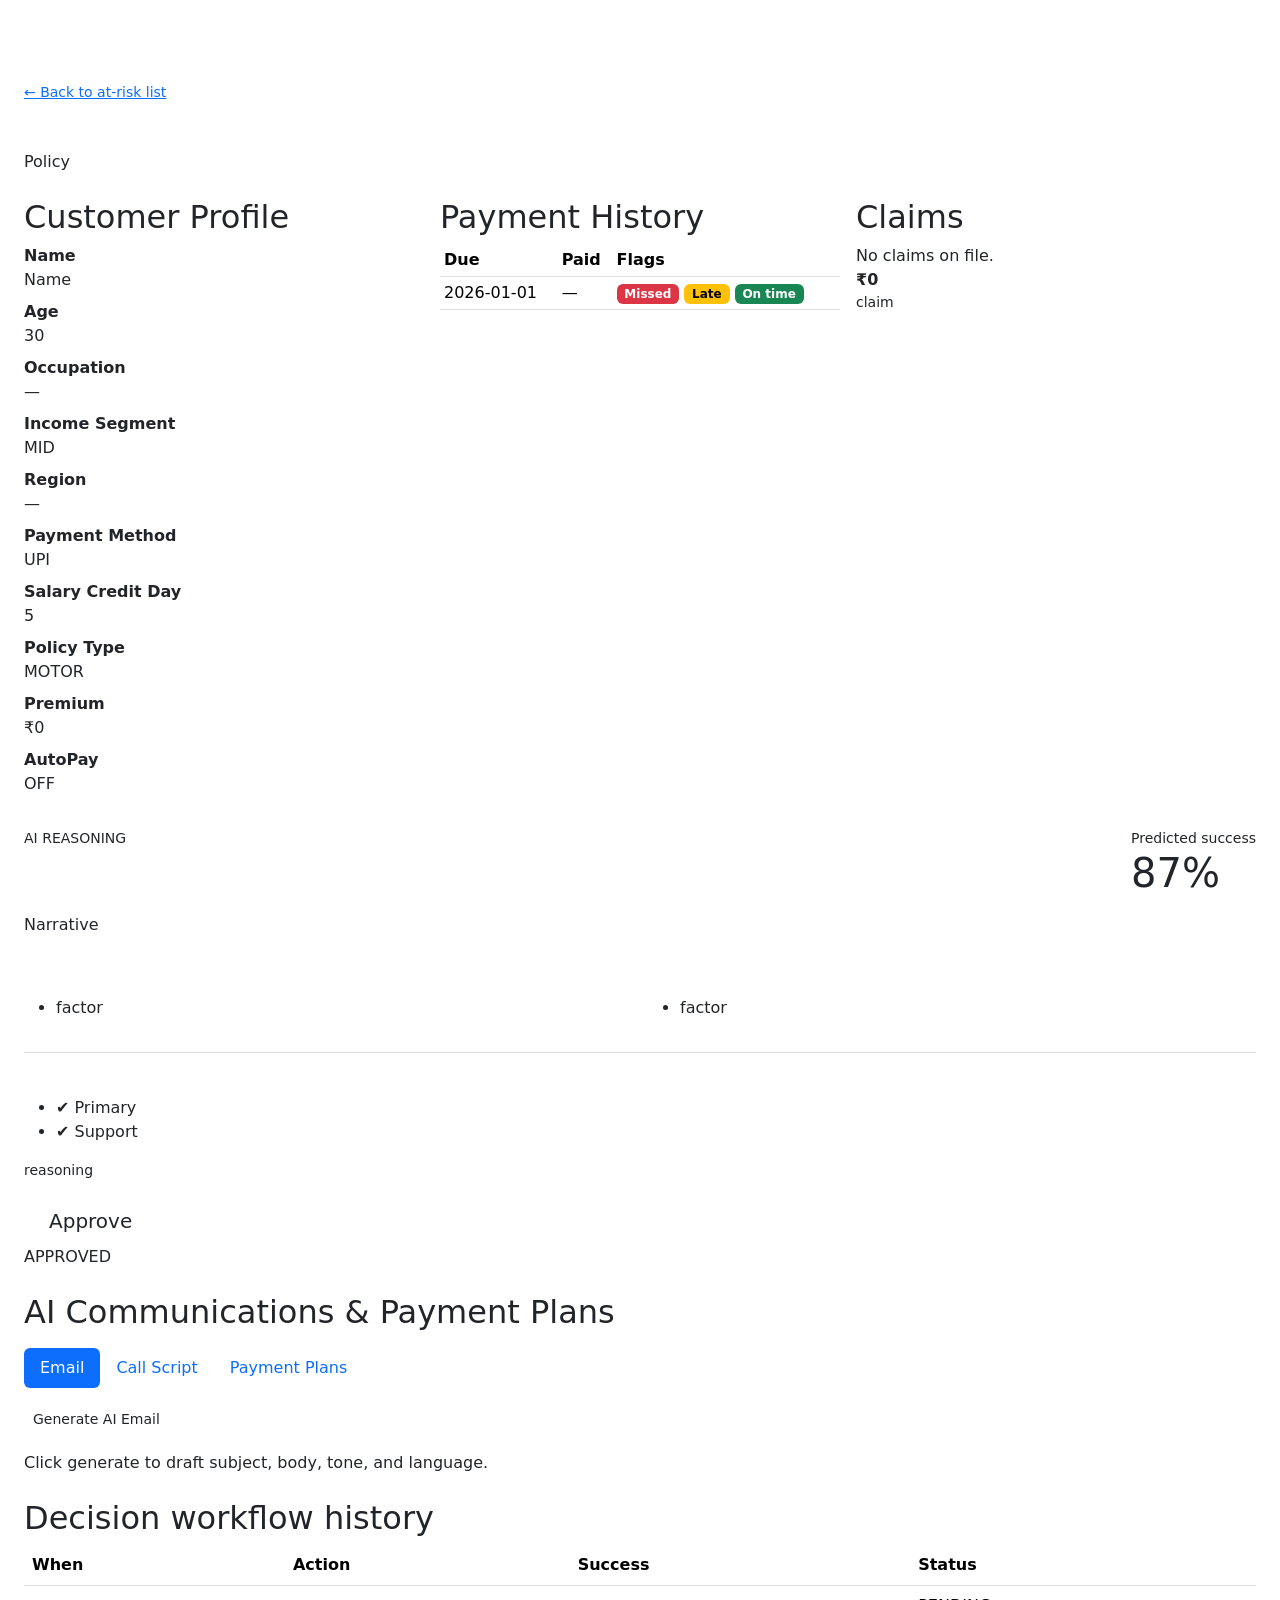
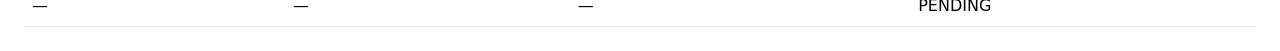
<file: src/main/resources/templates/analysis.html>
<!DOCTYPE html>
<html lang="en" xmlns:th="http://www.thymeleaf.org">
<head>
    <meta charset="UTF-8"/>
    <meta name="viewport" content="width=device-width, initial-scale=1"/>
    <title th:text="'AI Analysis · ' + ${policy.policyNumber}">AI Analysis</title>
    <link href="https://cdn.jsdelivr.net/npm/bootstrap@5.3.3/dist/css/bootstrap.min.css" rel="stylesheet"/>
    <link th:href="@{/css/app.css}" rel="stylesheet"/>
</head>
<body class="app-body">
<nav class="navbar navbar-expand-lg navbar-dark bg-navy px-3">
    <a class="navbar-brand fw-semibold" th:href="@{/}">AI Billing Intelligence</a>
    <div class="navbar-nav ms-auto flex-row gap-3">
        <a class="nav-link" th:href="@{/}">Dashboard</a>
        <a class="nav-link" th:href="@{/policies/at-risk}">Policies at Risk</a>
        <a class="nav-link" th:href="@{/simulator}">Simulator</a>
    </div>
</nav>

<main class="container-fluid px-3 px-lg-4 py-4">
    <div class="mb-4">
        <a class="link-teal small" th:href="@{/policies/at-risk}">← Back to at-risk list</a>
        <h1 class="h3 text-white mt-2 mb-1" th:text="'AI Analysis · ' + ${customer.name}">AI Analysis</h1>
        <p class="text-muted-light mb-0"
           th:text="${policy.policyNumber} + ' · ' + ${policy.policyType} + ' · Risk ' + ${policy.riskScore} + '%'">
            Policy
        </p>
    </div>

    <div class="row g-3 mb-4">
        <div class="col-lg-4">
            <div class="panel h-100">
                <h2 class="panel-title">Customer Profile</h2>
                <dl class="profile-grid mb-0">
                    <dt>Name</dt><dd th:text="${customer.name}">Name</dd>
                    <dt>Age</dt><dd th:text="${customer.age}">30</dd>
                    <dt>Occupation</dt><dd th:text="${customer.occupation}">—</dd>
                    <dt>Income Segment</dt><dd th:text="${customer.incomeSegment}">MID</dd>
                    <dt>Region</dt><dd th:text="${customer.region}">—</dd>
                    <dt>Payment Method</dt><dd th:text="${customer.preferredPaymentMethod}">UPI</dd>
                    <dt>Salary Credit Day</dt><dd th:text="${customer.salaryCreditDay}">5</dd>
                    <dt>Policy Type</dt><dd th:text="${policy.policyType}">MOTOR</dd>
                    <dt>Premium</dt>
                    <dd th:text="'₹' + ${#numbers.formatDecimal(policy.premium, 1, 'COMMA', 0, 'POINT')}">₹0</dd>
                    <dt>AutoPay</dt><dd th:text="${policy.autoPay} ? 'ON' : 'OFF'">OFF</dd>
                </dl>
            </div>
        </div>
        <div class="col-lg-4">
            <div class="panel h-100">
                <h2 class="panel-title">Payment History</h2>
                <div class="table-responsive">
                    <table class="table table-darkish table-sm mb-0">
                        <thead>
                        <tr><th>Due</th><th>Paid</th><th>Flags</th></tr>
                        </thead>
                        <tbody>
                        <tr th:each="p : ${payments}">
                            <td th:text="${p.dueDate}">2026-01-01</td>
                            <td th:text="${p.paidDate != null ? p.paidDate : '—'}">—</td>
                            <td>
                                <span th:if="${p.missed}" class="badge text-bg-danger">Missed</span>
                                <span th:if="${p.late}" class="badge text-bg-warning">Late</span>
                                <span th:if="${!p.missed and !p.late}" class="badge text-bg-success">On time</span>
                            </td>
                        </tr>
                        </tbody>
                    </table>
                </div>
            </div>
        </div>
        <div class="col-lg-4">
            <div class="panel h-100">
                <h2 class="panel-title">Claims</h2>
                <div th:if="${#lists.isEmpty(claims)}" class="text-muted-light">No claims on file.</div>
                <ul class="list-unstyled mb-0" th:unless="${#lists.isEmpty(claims)}">
                    <li class="mb-2" th:each="c : ${claims}">
                        <div class="fw-semibold" th:text="'₹' + ${#numbers.formatDecimal(c.amount, 1, 'COMMA', 0, 'POINT')}">₹0</div>
                        <div class="small text-muted-light"
                             th:text="${c.status} + ' · ' + ${c.claimDate} + ' · ' + ${c.description}">claim</div>
                    </li>
                </ul>
            </div>
        </div>
    </div>

    <div class="ai-box mb-4">
        <div class="d-flex flex-wrap justify-content-between gap-2 mb-3">
            <div>
                <p class="text-teal text-uppercase small mb-1">AI Reasoning</p>
                <h2 class="h4 text-white mb-0" th:text="${explanation.headline}">High risk</h2>
            </div>
            <div class="success-meter">
                <div class="small text-muted-light">Predicted success</div>
                <div class="display-6 text-teal mb-0" th:text="${recommendation.predictedSuccess} + '%'">87%</div>
            </div>
        </div>
        <p class="lead-ai" th:text="${explanation.narrative}">Narrative</p>
        <div class="row g-3 mt-1">
            <div class="col-md-6">
                <h3 class="h6 text-white">Why this score</h3>
                <ul>
                    <li th:each="f : ${explanation.whyHighRisk}" th:text="${f}">factor</li>
                </ul>
            </div>
            <div class="col-md-6">
                <h3 class="h6 text-white">Mitigating signals</h3>
                <ul>
                    <li th:each="f : ${explanation.mitigatingFactors}" th:text="${f}">factor</li>
                </ul>
            </div>
        </div>
        <hr class="border-secondary"/>
        <h3 class="h6 text-white">Recommendation</h3>
        <ul class="rec-checks">
            <li th:text="'✔ ' + ${recommendation.primaryAction.label}">✔ Primary</li>
            <li th:each="a : ${recommendation.supportingActions}" th:text="'✔ ' + ${a.label}">✔ Support</li>
        </ul>
        <p class="text-muted-light small mb-3" th:text="${recommendation.reasoning}">reasoning</p>

        <form th:if="${pendingDecision != null and pendingDecision.status.name() == 'PENDING'}"
              th:action="@{/api/decisions/{id}/approve(id=${pendingDecision.id})}"
              method="post" class="d-inline">
            <button type="submit" class="btn btn-teal btn-lg px-4">Approve</button>
        </form>
        <div th:if="${pendingDecision != null and pendingDecision.status.name() != 'PENDING'}"
             class="badge-status" th:classappend="${'status-' + pendingDecision.status}"
             th:text="'Decision ' + ${pendingDecision.status}">APPROVED</div>
    </div>

    <div class="panel mb-4" th:attr="data-policy-id=${policy.id}">
        <h2 class="panel-title mb-3">AI Communications &amp; Payment Plans</h2>
        <ul class="nav nav-pills mb-3" id="commsTabs" role="tablist">
            <li class="nav-item" role="presentation">
                <button class="nav-link active" id="email-tab" data-bs-toggle="pill" data-bs-target="#emailPane" type="button">Email</button>
            </li>
            <li class="nav-item" role="presentation">
                <button class="nav-link" id="call-tab" data-bs-toggle="pill" data-bs-target="#callPane" type="button">Call Script</button>
            </li>
            <li class="nav-item" role="presentation">
                <button class="nav-link" id="plan-tab" data-bs-toggle="pill" data-bs-target="#planPane" type="button">Payment Plans</button>
            </li>
        </ul>
        <div class="tab-content">
            <div class="tab-pane fade show active" id="emailPane" role="tabpanel">
                <button type="button" class="btn btn-teal btn-sm mb-3" id="btnGenerateEmail">Generate AI Email</button>
                <div id="emailResult" class="comms-result text-muted-light">Click generate to draft subject, body, tone, and language.</div>
            </div>
            <div class="tab-pane fade" id="callPane" role="tabpanel">
                <button type="button" class="btn btn-teal btn-sm mb-3" id="btnGenerateCall">Generate AI Call Script</button>
                <div id="callResult" class="comms-result text-muted-light">Click generate for an agent collection script.</div>
            </div>
            <div class="tab-pane fade" id="planPane" role="tabpanel">
                <button type="button" class="btn btn-teal btn-sm mb-3" id="btnGeneratePlans">Generate AI Payment Plans</button>
                <div id="planResult" class="comms-result text-muted-light">Click generate for 3 / 6 / 9 month options.</div>
            </div>
        </div>
    </div>

    <div class="panel" th:if="${!#lists.isEmpty(history)}">
        <h2 class="panel-title">Decision workflow history</h2>
        <div class="table-responsive">
            <table class="table table-darkish mb-0">
                <thead>
                <tr><th>When</th><th>Action</th><th>Success</th><th>Status</th></tr>
                </thead>
                <tbody>
                <tr th:each="h : ${history}">
                    <td th:text="${h.createdAt}">—</td>
                    <td th:text="${h.recommendation.label}">—</td>
                    <td th:text="${h.predictedSuccess} + '%'">—</td>
                    <td><span class="badge-status" th:classappend="${'status-' + h.status}" th:text="${h.status}">PENDING</span></td>
                </tr>
                </tbody>
            </table>
        </div>
    </div>
</main>
<th:block th:replace="~{fragments/chat-widget :: chatWidget}"></th:block>
<script th:inline="javascript">
    window.analysisPage = { policyId: /*[[${policy.id}]]*/ 0 };
</script>
<script src="https://cdn.jsdelivr.net/npm/bootstrap@5.3.3/dist/js/bootstrap.bundle.min.js"></script>
<script th:src="@{/js/app.js}"></script>
</body>
</html>
</file>
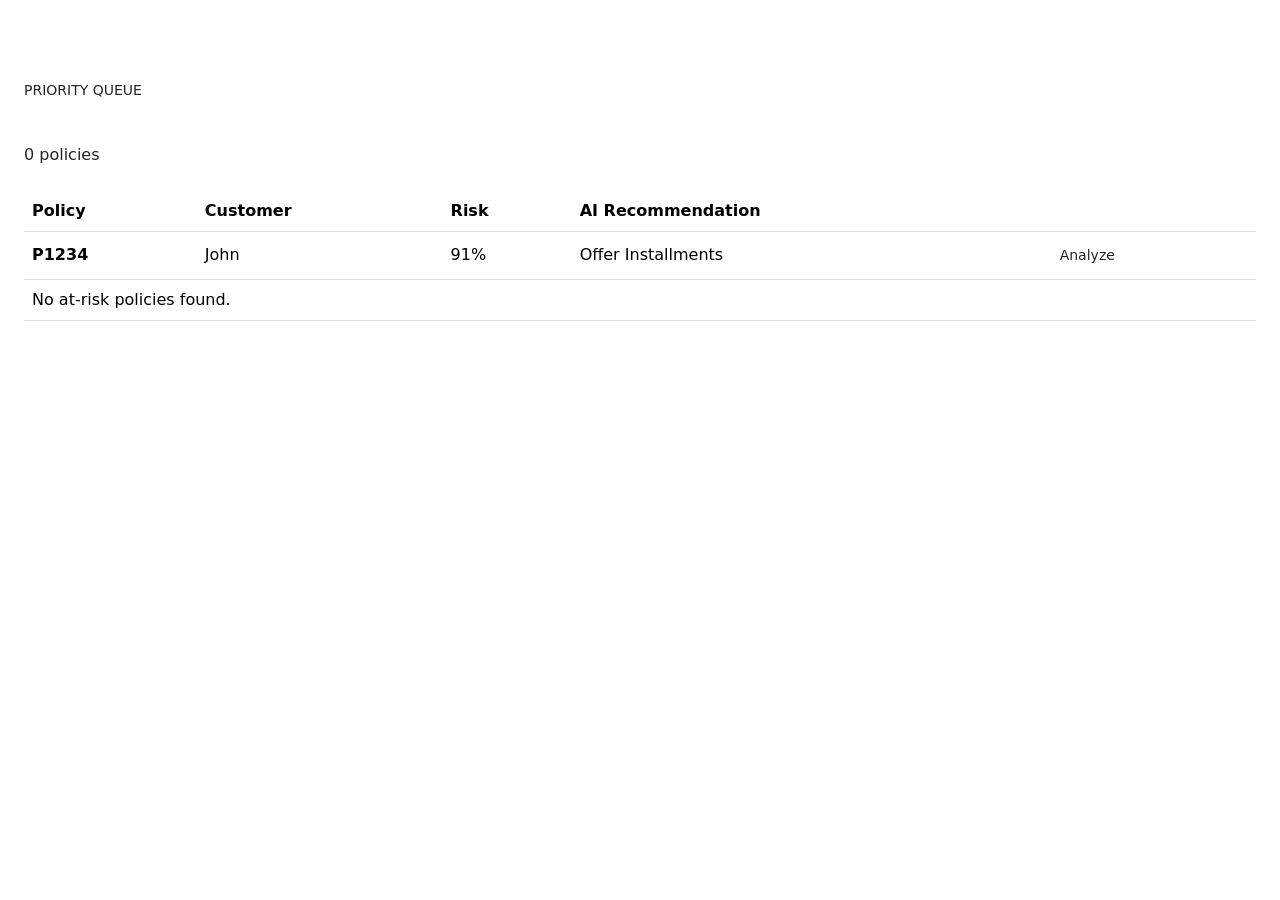
<file: src/main/resources/templates/at-risk.html>
<!DOCTYPE html>
<html lang="en" xmlns:th="http://www.thymeleaf.org">
<head>
    <meta charset="UTF-8"/>
    <meta name="viewport" content="width=device-width, initial-scale=1"/>
    <title>Policies at Risk · AI Billing Intelligence</title>
    <link href="https://cdn.jsdelivr.net/npm/bootstrap@5.3.3/dist/css/bootstrap.min.css" rel="stylesheet"/>
    <link th:href="@{/css/app.css}" rel="stylesheet"/>
</head>
<body class="app-body">
<nav class="navbar navbar-expand-lg navbar-dark bg-navy px-3">
    <a class="navbar-brand fw-semibold" th:href="@{/}">AI Billing Intelligence</a>
    <div class="navbar-nav ms-auto flex-row gap-3">
        <a class="nav-link" th:href="@{/}">Dashboard</a>
        <a class="nav-link active" th:href="@{/policies/at-risk}">Policies at Risk</a>
        <a class="nav-link" th:href="@{/simulator}">Simulator</a>
    </div>
</nav>

<main class="container-fluid px-3 px-lg-4 py-4">
    <div class="mb-4">
        <p class="text-teal text-uppercase small mb-1">Priority queue</p>
        <h1 class="h3 text-white mb-1">Policies at Risk</h1>
        <p class="text-muted-light mb-0" th:text="${#lists.size(rows)} + ' policies with risk ≥ 70%'">0 policies</p>
    </div>

    <div class="panel">
        <div class="table-responsive">
            <table class="table table-darkish align-middle mb-0">
                <thead>
                <tr>
                    <th>Policy</th>
                    <th>Customer</th>
                    <th>Risk</th>
                    <th>AI Recommendation</th>
                    <th></th>
                </tr>
                </thead>
                <tbody>
                <tr th:each="row : ${rows}">
                    <td class="fw-semibold" th:text="${row.policyNumber}">P1234</td>
                    <td th:text="${row.customerName}">John</td>
                    <td>
                        <span class="risk-pill" th:text="${row.riskScore} + '%'">91%</span>
                    </td>
                    <td th:text="${row.recommendation}">Offer Installments</td>
                    <td>
                        <a class="btn btn-sm btn-teal" th:href="@{/policies/{id}(id=${row.policyId})}">Analyze</a>
                    </td>
                </tr>
                <tr th:if="${#lists.isEmpty(rows)}">
                    <td colspan="5" class="text-muted-light">No at-risk policies found.</td>
                </tr>
                </tbody>
            </table>
        </div>
    </div>
</main>
<th:block th:replace="~{fragments/chat-widget :: chatWidget}"></th:block>
<script src="https://cdn.jsdelivr.net/npm/bootstrap@5.3.3/dist/js/bootstrap.bundle.min.js"></script>
<script th:src="@{/js/app.js}"></script>
</body>
</html>
</file>
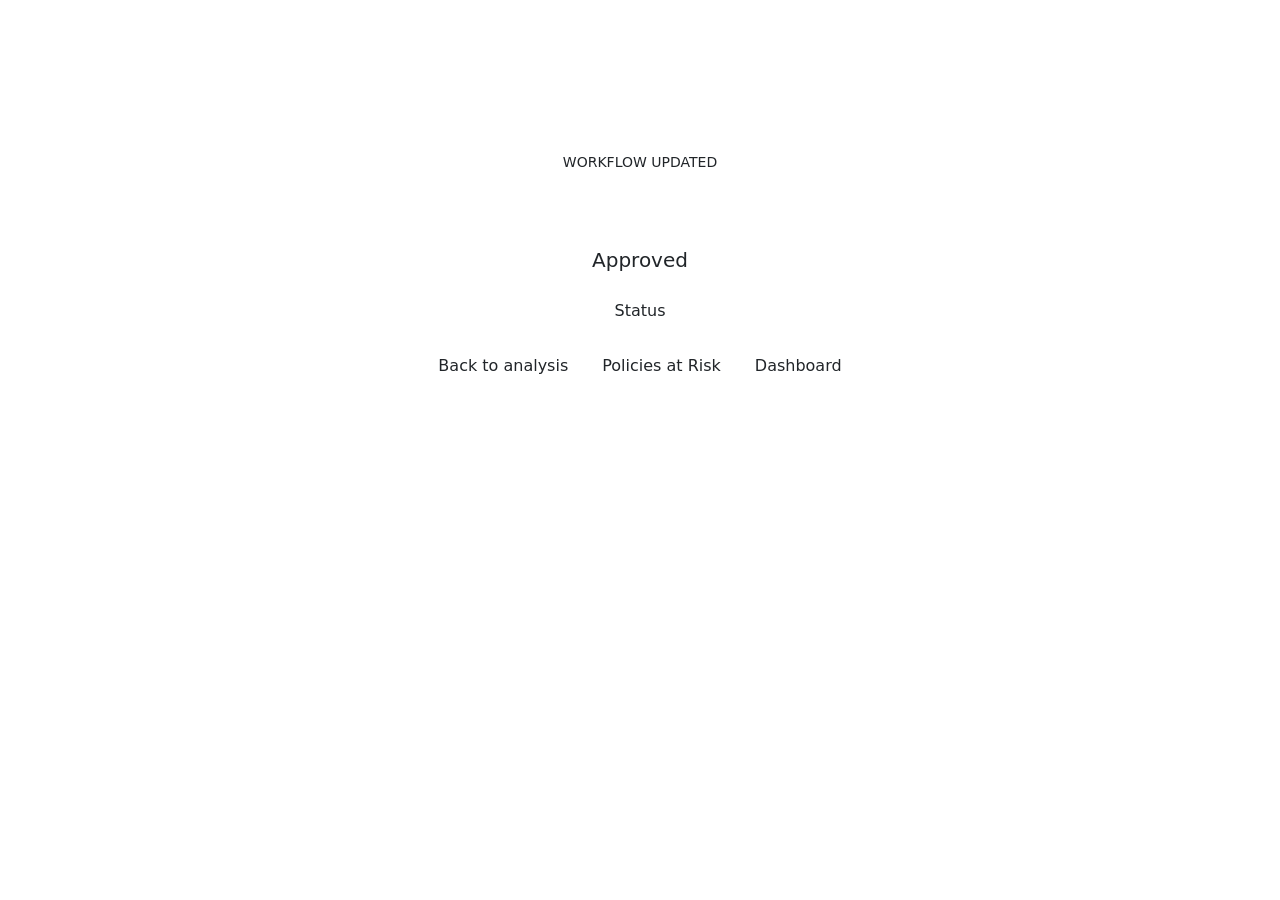
<file: src/main/resources/templates/decision-approved.html>
<!DOCTYPE html>
<html lang="en" xmlns:th="http://www.thymeleaf.org">
<head>
    <meta charset="UTF-8"/>
    <meta name="viewport" content="width=device-width, initial-scale=1"/>
    <title>AI Decision Approved</title>
    <link href="https://cdn.jsdelivr.net/npm/bootstrap@5.3.3/dist/css/bootstrap.min.css" rel="stylesheet"/>
    <link th:href="@{/css/app.css}" rel="stylesheet"/>
</head>
<body class="app-body">
<nav class="navbar navbar-dark bg-navy px-3">
    <a class="navbar-brand fw-semibold" th:href="@{/}">AI Billing Intelligence</a>
</nav>
<main class="container py-5">
    <div class="hero-panel p-5 text-center">
        <p class="text-teal text-uppercase small mb-2">Workflow updated</p>
        <h1 class="display-6 text-white mb-3">AI Decision Created</h1>
        <p class="lead text-muted-light mb-4"
           th:text="'Approved ' + ${decision.recommendation.label} + ' for ' + ${customer.name} + ' (' + ${policy.policyNumber} + ')'">
            Approved
        </p>
        <p class="text-muted-light"
           th:text="'Predicted success ' + ${decision.predictedSuccess} + '% · Status ' + ${decision.status}">
            Status
        </p>
        <div class="d-flex flex-wrap justify-content-center gap-2 mt-4">
            <a class="btn btn-teal" th:href="@{/policies/{id}(id=${policy.id})}">Back to analysis</a>
            <a class="btn btn-outline-teal" th:href="@{/policies/at-risk}">Policies at Risk</a>
            <a class="btn btn-outline-teal" th:href="@{/}">Dashboard</a>
        </div>
    </div>
</main>
</body>
</html>
</file>
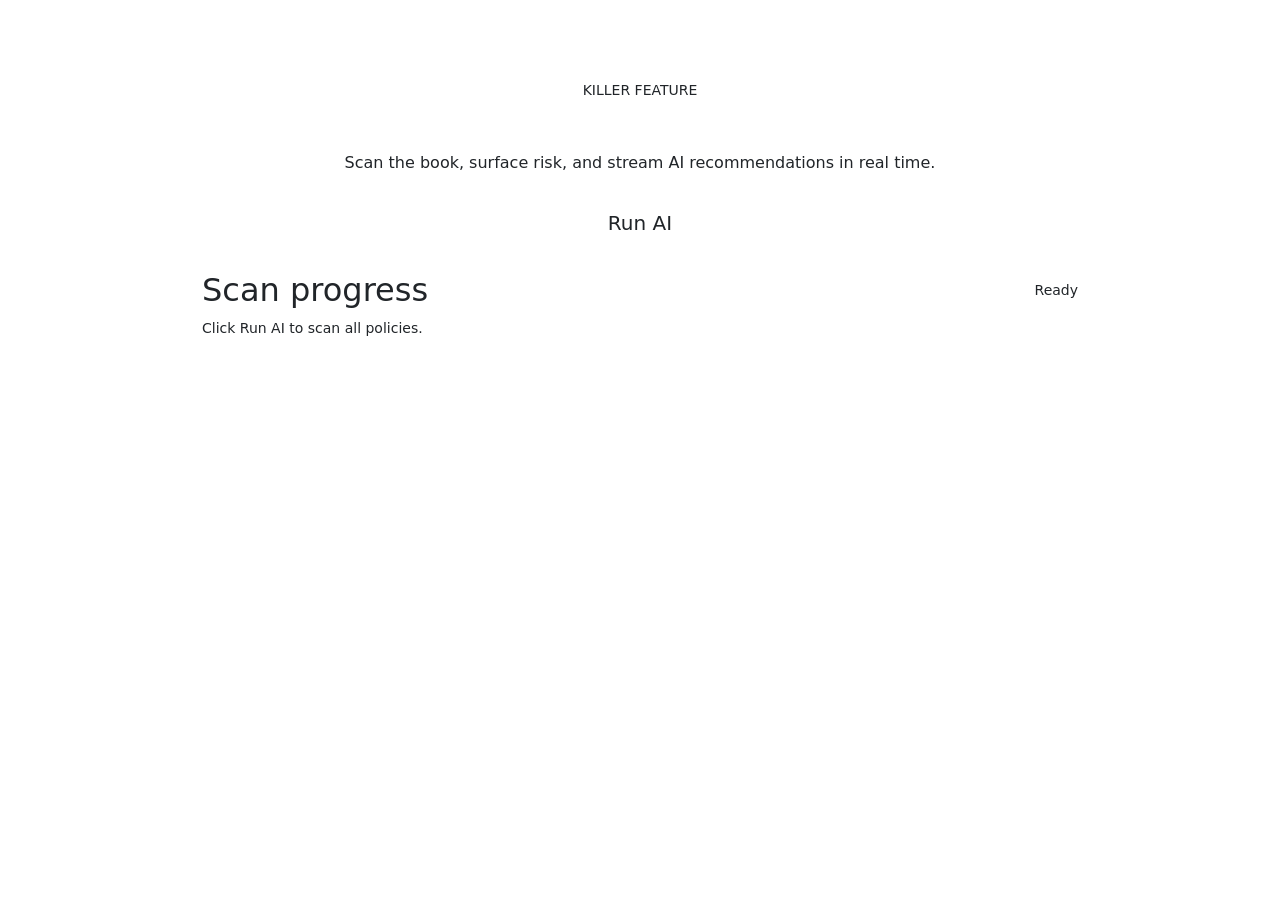
<file: src/main/resources/templates/simulator.html>
<!DOCTYPE html>
<html lang="en" xmlns:th="http://www.thymeleaf.org">
<head>
    <meta charset="UTF-8"/>
    <meta name="viewport" content="width=device-width, initial-scale=1"/>
    <title>Autonomous Decision Simulator</title>
    <link href="https://cdn.jsdelivr.net/npm/bootstrap@5.3.3/dist/css/bootstrap.min.css" rel="stylesheet"/>
    <link th:href="@{/css/app.css}" rel="stylesheet"/>
</head>
<body class="app-body">
<nav class="navbar navbar-expand-lg navbar-dark bg-navy px-3">
    <a class="navbar-brand fw-semibold" th:href="@{/}">AI Billing Intelligence</a>
    <div class="navbar-nav ms-auto flex-row gap-3">
        <a class="nav-link" th:href="@{/}">Dashboard</a>
        <a class="nav-link" th:href="@{/policies/at-risk}">Policies at Risk</a>
        <a class="nav-link active" th:href="@{/simulator}">Simulator</a>
    </div>
</nav>

<main class="container py-4" style="max-width: 900px;">
    <div class="text-center mb-4">
        <p class="text-teal text-uppercase small mb-1">Killer feature</p>
        <h1 class="h2 text-white mb-2">Autonomous Decision Simulator</h1>
        <p class="text-muted-light">Scan the book, surface risk, and stream AI recommendations in real time.</p>
        <button type="button" id="btnRunAi" class="btn btn-teal btn-lg px-5 mt-2">Run AI</button>
    </div>

    <div class="panel mb-4" id="scanPanel">
        <div class="d-flex justify-content-between align-items-center mb-2">
            <h2 class="panel-title mb-0">Scan progress</h2>
            <span class="text-muted-light small" id="scanStatus">Ready</span>
        </div>
        <div class="scan-track">
            <div class="scan-bar" id="scanBar" style="width: 0%"></div>
        </div>
        <p class="text-muted-light small mt-2 mb-0" id="scanDetail">Click Run AI to scan all policies.</p>
    </div>

    <div class="row g-3 mb-4 d-none" id="findingsRow">
        <div class="col-md-3">
            <div class="kpi-card text-center">
                <div class="kpi-label">Risky customers</div>
                <div class="kpi-value" id="statRisky">0</div>
            </div>
        </div>
        <div class="col-md-3">
            <div class="kpi-card text-center">
                <div class="kpi-label">Premium leakages</div>
                <div class="kpi-value" id="statLeak">0</div>
            </div>
        </div>
        <div class="col-md-3">
            <div class="kpi-card text-center">
                <div class="kpi-label">Likely to lapse</div>
                <div class="kpi-value" id="statLapse">0</div>
            </div>
        </div>
        <div class="col-md-3">
            <div class="kpi-card text-center kpi-alert">
                <div class="kpi-label">Potential recovery</div>
                <div class="kpi-value" id="statRecovery">₹0</div>
            </div>
        </div>
    </div>

    <div class="panel d-none" id="recPanel">
        <h2 class="panel-title">AI Recommendations</h2>
        <ul class="rec-stream list-unstyled mb-0" id="recStream"></ul>
    </div>
</main>

<th:block th:replace="~{fragments/chat-widget :: chatWidget}"></th:block>
<script src="https://cdn.jsdelivr.net/npm/bootstrap@5.3.3/dist/js/bootstrap.bundle.min.js"></script>
<script th:src="@{/js/app.js}"></script>
</body>
</html>
</file>
